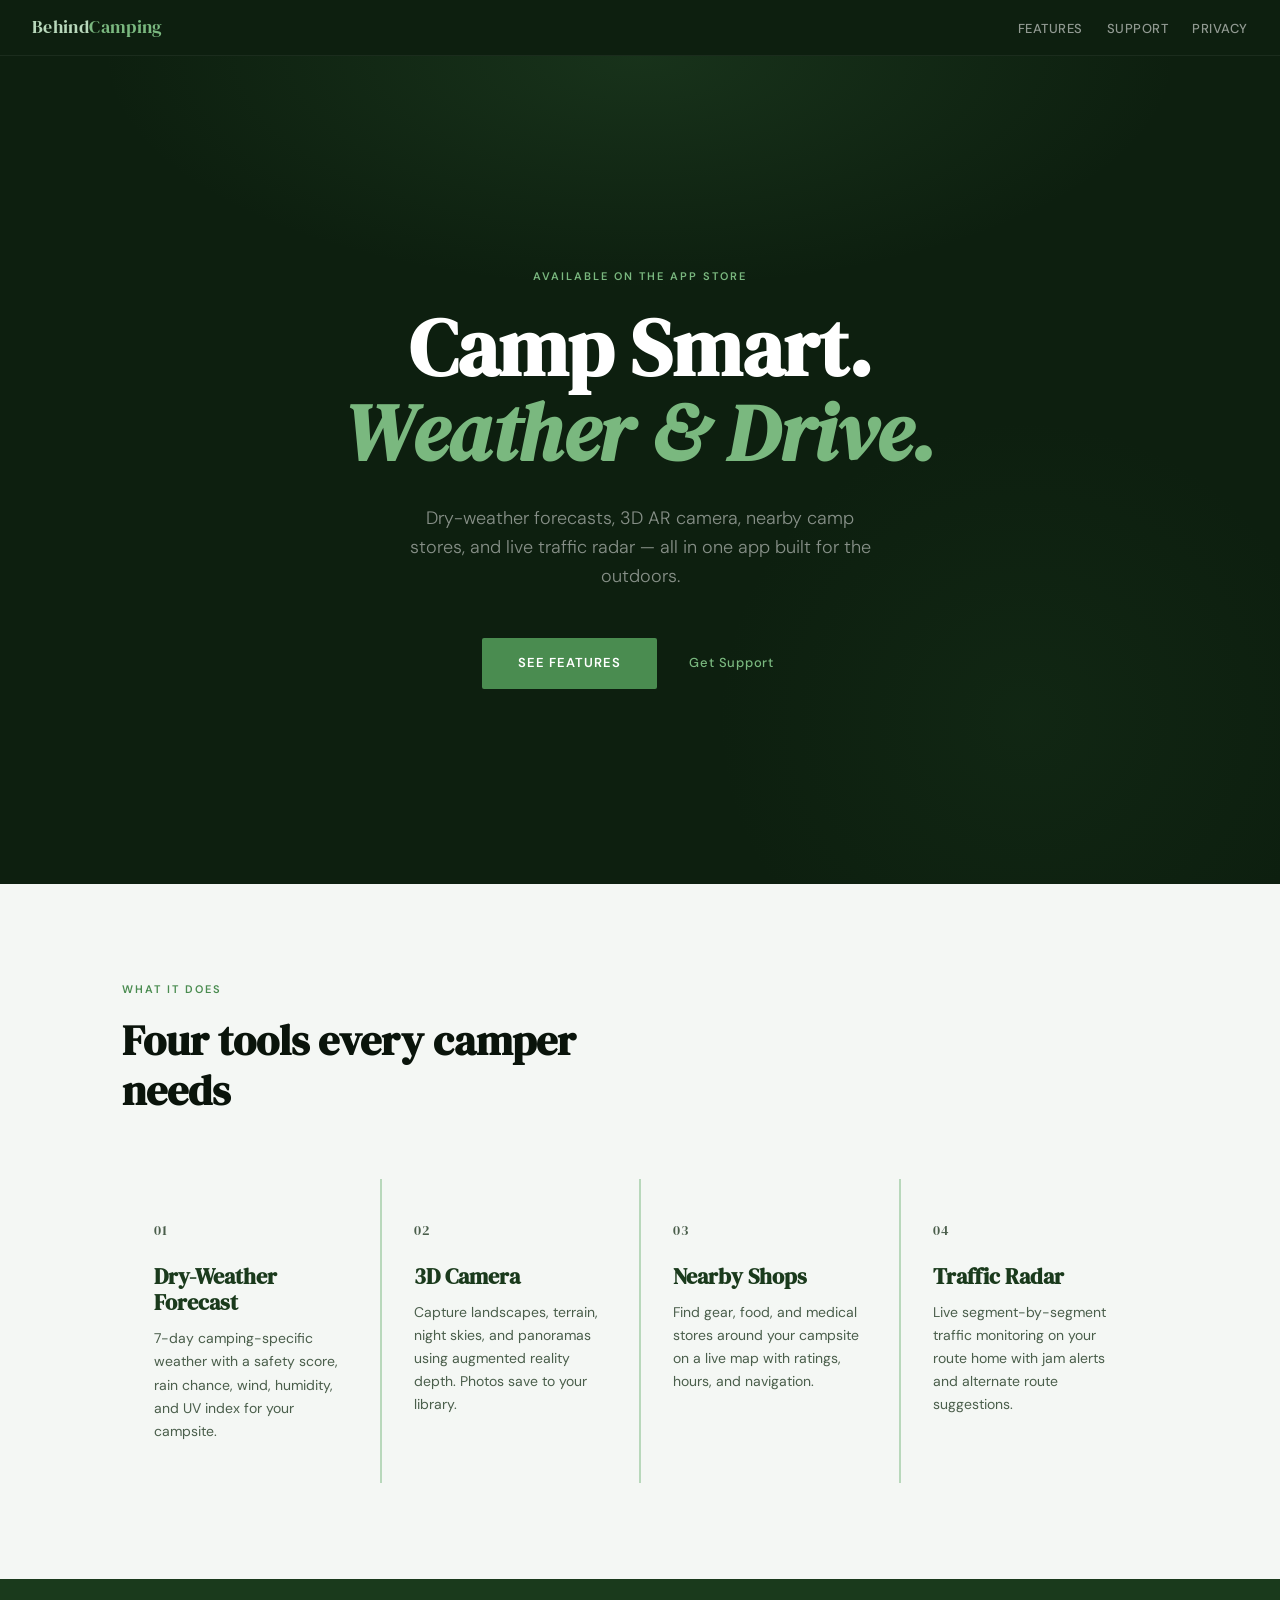
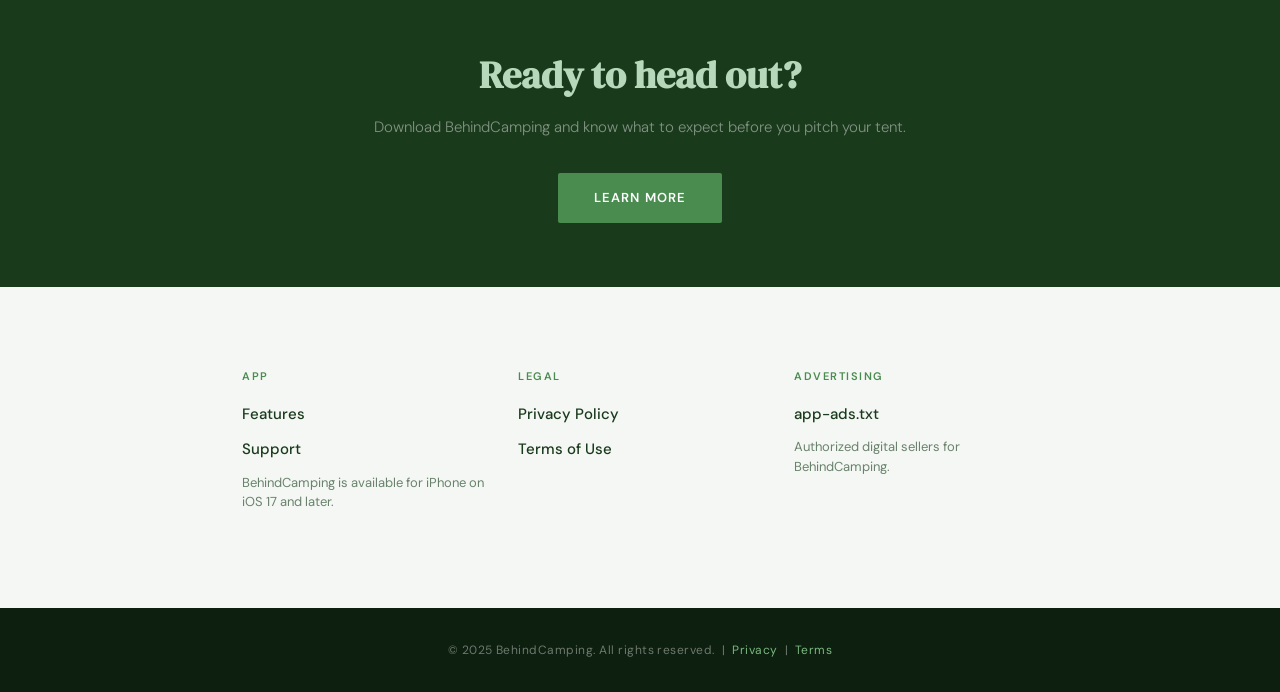
<file: index.html>
<!DOCTYPE html>
<html lang="en">
<head>
<meta charset="UTF-8">
<meta name="viewport" content="width=device-width, initial-scale=1.0">
<title>BehindCamping — Camp Smart. Weather & Drive.</title>
<meta name="description" content="BehindCamping is your smart camping companion. Dry-weather forecasts, 3D camera, nearby shops, and live traffic home.">
<link rel="stylesheet" href="shared.css">
<style>
  /* HERO */
  .hero {
    background: var(--forest);
    min-height: 92vh;
    display: flex;
    flex-direction: column;
    align-items: center;
    justify-content: center;
    text-align: center;
    padding: 80px 32px 64px;
    position: relative;
    overflow: hidden;
  }
  .hero::before {
    content: '';
    position: absolute; inset: 0;
    background:
      radial-gradient(ellipse 60% 40% at 50% 0%, rgba(74,140,80,0.18) 0%, transparent 70%),
      radial-gradient(ellipse 40% 60% at 80% 80%, rgba(45,94,50,0.12) 0%, transparent 60%);
  }
  .hero-eyebrow {
    font-size: 11px;
    font-weight: 600;
    letter-spacing: 0.18em;
    text-transform: uppercase;
    color: var(--sage);
    margin-bottom: 20px;
    position: relative;
  }
  .hero h1 {
    font-family: var(--serif);
    font-size: clamp(40px, 8vw, 80px);
    color: #fff;
    line-height: 1.05;
    margin-bottom: 10px;
    position: relative;
    max-width: 780px;
  }
  .hero h1 em {
    font-style: italic;
    color: var(--sage);
  }
  .hero-sub {
    font-size: clamp(15px, 2vw, 18px);
    color: rgba(255,255,255,0.5);
    max-width: 480px;
    margin: 20px auto 48px;
    position: relative;
    font-weight: 300;
    line-height: 1.6;
  }
  .btn-primary {
    display: inline-block;
    background: var(--fern);
    color: #fff;
    font-family: var(--sans);
    font-size: 13px;
    font-weight: 600;
    letter-spacing: 0.08em;
    text-transform: uppercase;
    text-decoration: none;
    padding: 14px 36px;
    border-radius: 2px;
    position: relative;
    transition: background 0.2s;
  }
  .btn-primary:hover { background: var(--moss); }
  .btn-secondary {
    display: inline-block;
    color: var(--sage);
    font-size: 13px;
    font-weight: 500;
    letter-spacing: 0.06em;
    text-decoration: none;
    padding: 14px 24px;
    position: relative;
    transition: color 0.2s;
  }
  .btn-secondary:hover { color: #fff; }
  .hero-cta { display: flex; gap: 8px; justify-content: center; align-items: center; position: relative; }

  /* FEATURES */
  .features {
    max-width: 1100px;
    margin: 0 auto;
    padding: 96px 32px;
  }
  .section-label {
    font-size: 11px;
    font-weight: 600;
    letter-spacing: 0.18em;
    text-transform: uppercase;
    color: var(--fern);
    margin-bottom: 16px;
  }
  .section-title {
    font-family: var(--serif);
    font-size: clamp(26px, 4vw, 42px);
    color: var(--ink);
    max-width: 560px;
    line-height: 1.2;
    margin-bottom: 64px;
  }
  .feature-grid {
    display: grid;
    grid-template-columns: repeat(auto-fit, minmax(240px, 1fr));
    gap: 2px;
    background: var(--mist);
  }
  .feature-card {
    background: var(--snow);
    padding: 40px 32px;
    transition: background 0.2s;
  }
  .feature-card:hover { background: #fff; }
  .feature-num {
    font-family: var(--serif);
    font-size: 13px;
    color: var(--fern);
    margin-bottom: 20px;
    letter-spacing: 0.1em;
  }
  .feature-card h3 {
    font-family: var(--serif);
    font-size: 22px;
    color: var(--pine);
    margin-bottom: 12px;
    line-height: 1.2;
  }
  .feature-card p {
    font-size: 14px;
    color: #4a5e4b;
    line-height: 1.65;
  }

  /* STRIP */
  .strip {
    background: var(--pine);
    padding: 64px 32px;
    text-align: center;
  }
  .strip h2 {
    font-family: var(--serif);
    font-size: clamp(24px, 4vw, 38px);
    color: var(--mist);
    margin-bottom: 8px;
  }
  .strip p {
    color: rgba(255,255,255,0.45);
    font-size: 15px;
    margin-bottom: 32px;
    font-weight: 300;
  }

  /* SITE MAP LINKS */
  .site-links {
    max-width: var(--max);
    margin: 0 auto;
    padding: 80px 32px 96px;
    display: grid;
    grid-template-columns: repeat(auto-fit, minmax(200px, 1fr));
    gap: 32px;
  }
  .site-link-group h4 {
    font-size: 11px;
    font-weight: 600;
    letter-spacing: 0.14em;
    text-transform: uppercase;
    color: var(--fern);
    margin-bottom: 16px;
  }
  .site-link-group a {
    display: block;
    font-size: 15px;
    color: var(--pine);
    text-decoration: none;
    margin-bottom: 10px;
    font-weight: 500;
    transition: color 0.2s;
  }
  .site-link-group a:hover { color: var(--moss); }
  .site-link-group p {
    font-size: 13px;
    color: #6a826b;
    line-height: 1.5;
  }
</style>
</head>
<body>

<nav>
  <a href="index.html" class="brand">Behind<span>Camping</span></a>
  <ul class="nav-links">
    <li><a href="marketing.html">Features</a></li>
    <li><a href="support.html">Support</a></li>
    <li><a href="privacy-policy.html">Privacy</a></li>
  </ul>
</nav>

<!-- HERO -->
<section class="hero">
  <p class="hero-eyebrow">Available on the App Store</p>
  <h1>Camp Smart.<br><em>Weather & Drive.</em></h1>
  <p class="hero-sub">Dry-weather forecasts, 3D AR camera, nearby camp stores, and live traffic radar — all in one app built for the outdoors.</p>
  <div class="hero-cta">
    <a href="marketing.html" class="btn-primary">See Features</a>
    <a href="support.html" class="btn-secondary">Get Support</a>
  </div>
</section>

<!-- FEATURES -->
<section class="features">
  <p class="section-label">What it does</p>
  <h2 class="section-title">Four tools every camper needs</h2>
  <div class="feature-grid">
    <div class="feature-card">
      <p class="feature-num">01</p>
      <h3>Dry-Weather Forecast</h3>
      <p>7-day camping-specific weather with a safety score, rain chance, wind, humidity, and UV index for your campsite.</p>
    </div>
    <div class="feature-card">
      <p class="feature-num">02</p>
      <h3>3D Camera</h3>
      <p>Capture landscapes, terrain, night skies, and panoramas using augmented reality depth. Photos save to your library.</p>
    </div>
    <div class="feature-card">
      <p class="feature-num">03</p>
      <h3>Nearby Shops</h3>
      <p>Find gear, food, and medical stores around your campsite on a live map with ratings, hours, and navigation.</p>
    </div>
    <div class="feature-card">
      <p class="feature-num">04</p>
      <h3>Traffic Radar</h3>
      <p>Live segment-by-segment traffic monitoring on your route home with jam alerts and alternate route suggestions.</p>
    </div>
  </div>
</section>

<!-- CTA STRIP -->
<section class="strip">
  <h2>Ready to head out?</h2>
  <p>Download BehindCamping and know what to expect before you pitch your tent.</p>
  <a href="marketing.html" class="btn-primary">Learn More</a>
</section>

<!-- SITE LINKS -->
<div class="site-links">
  <div class="site-link-group">
    <h4>App</h4>
    <a href="marketing.html">Features</a>
    <a href="support.html">Support</a>
    <p>BehindCamping is available for iPhone on iOS 17 and later.</p>
  </div>
  <div class="site-link-group">
    <h4>Legal</h4>
    <a href="privacy-policy.html">Privacy Policy</a>
    <a href="terms-of-use.html">Terms of Use</a>
  </div>
  <div class="site-link-group">
    <h4>Advertising</h4>
    <a href="app-ads.txt">app-ads.txt</a>
    <p>Authorized digital sellers for BehindCamping.</p>
  </div>
</div>

<footer>
  <p>&copy; 2025 BehindCamping. All rights reserved. &nbsp;|&nbsp; <a href="privacy-policy.html">Privacy</a> &nbsp;|&nbsp; <a href="terms-of-use.html">Terms</a></p>
</footer>

</body>
</html>
</file>
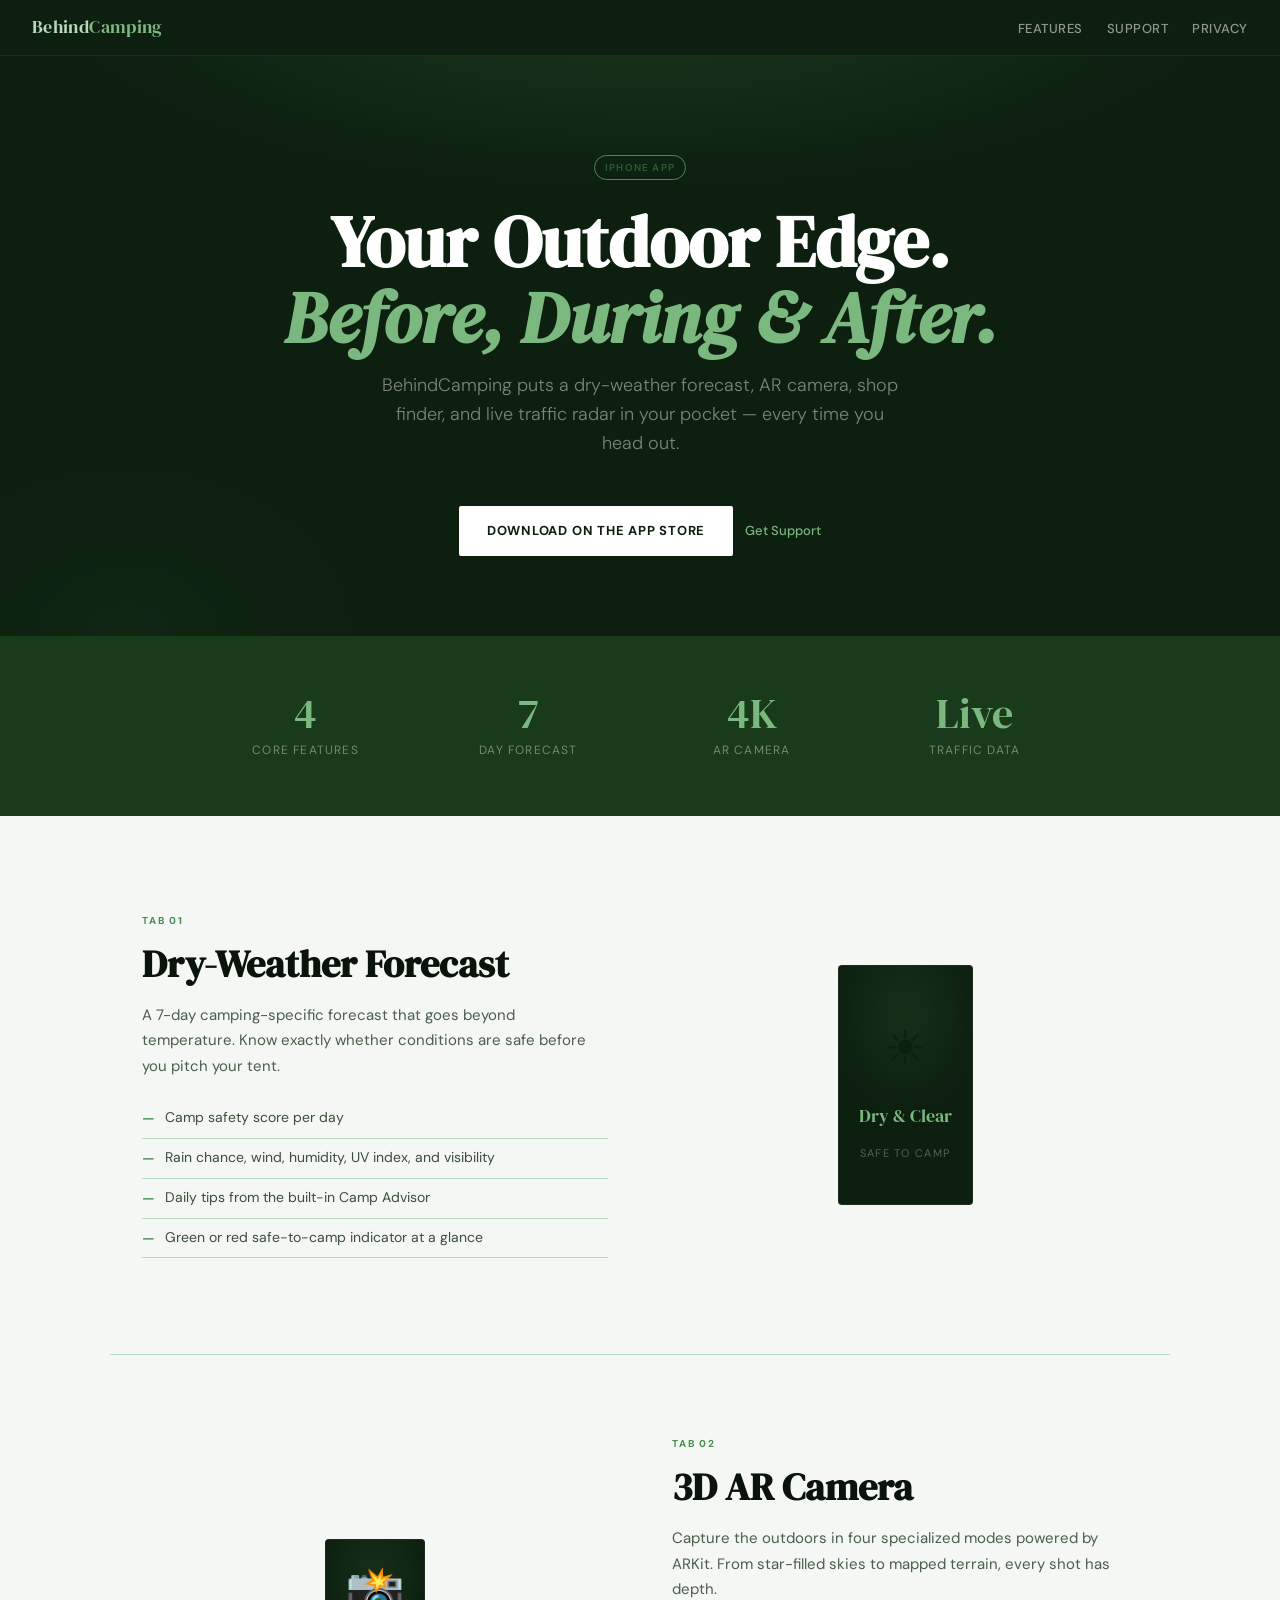
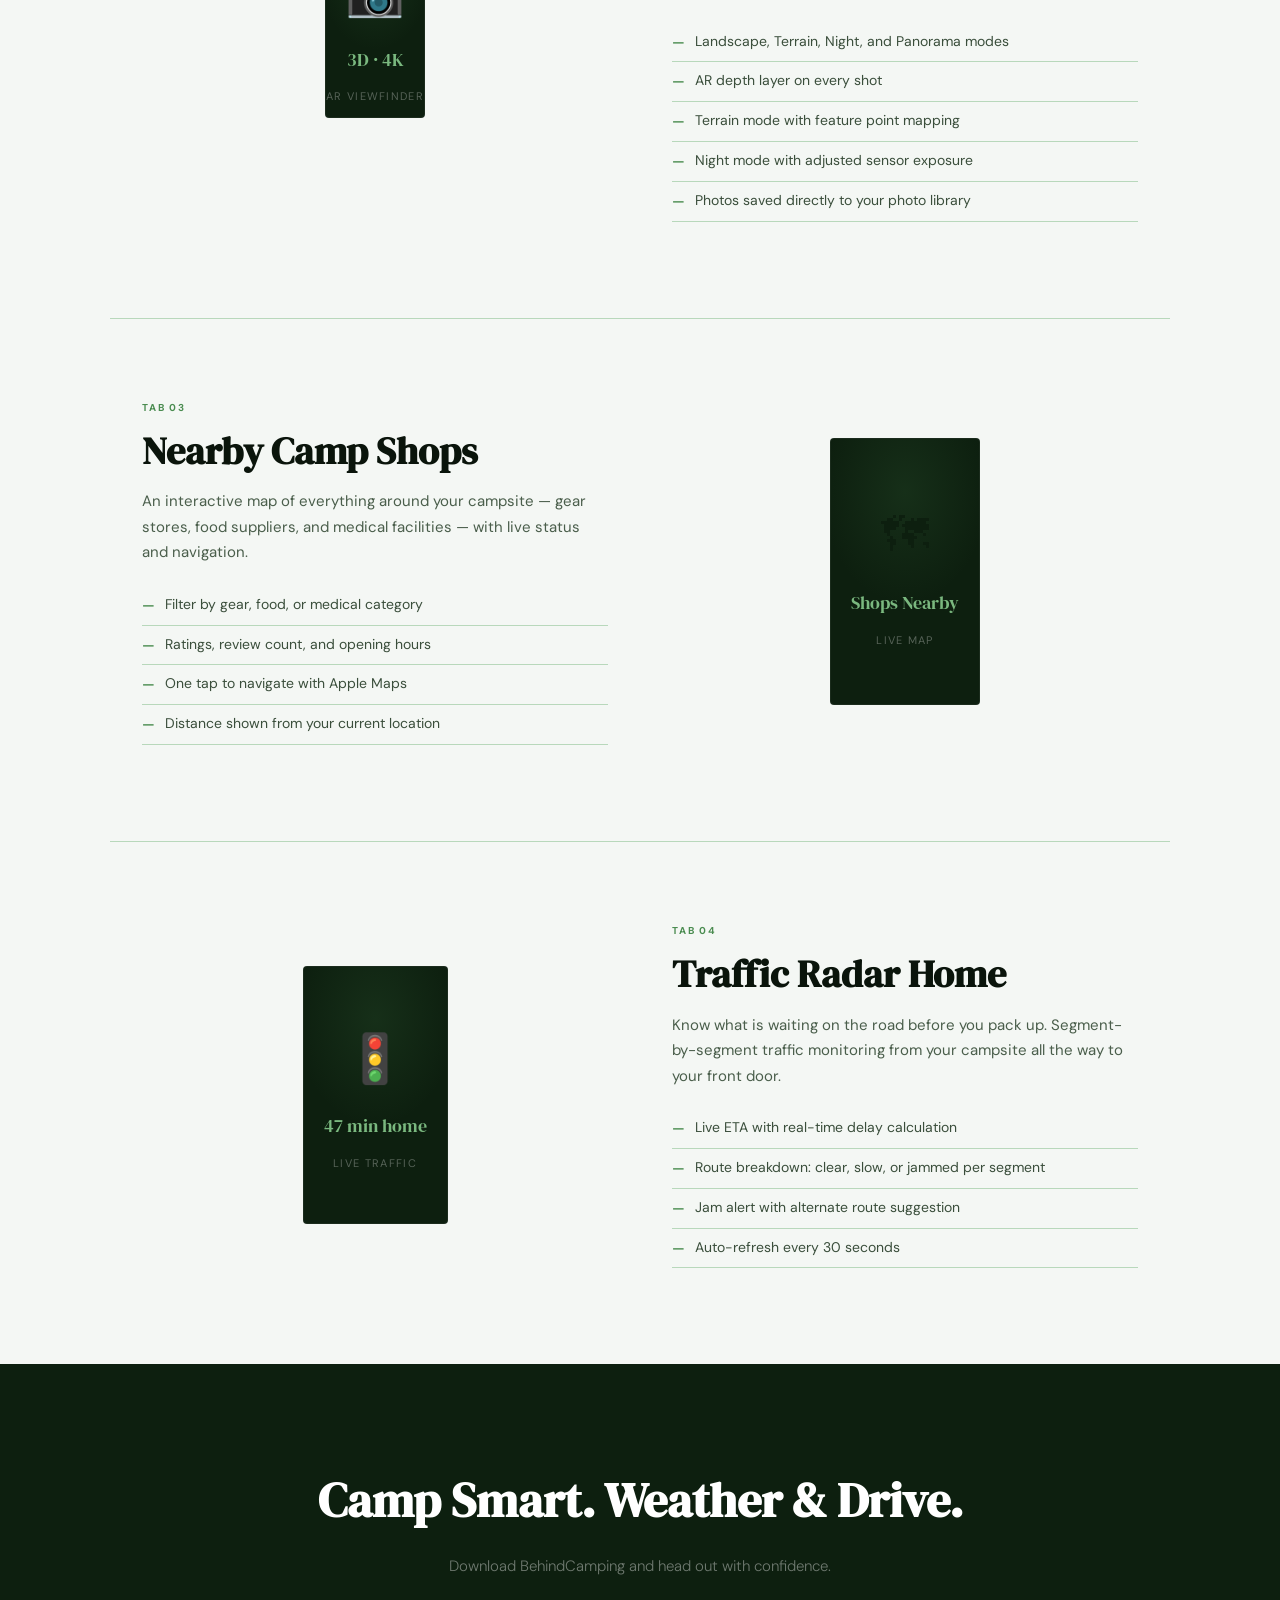
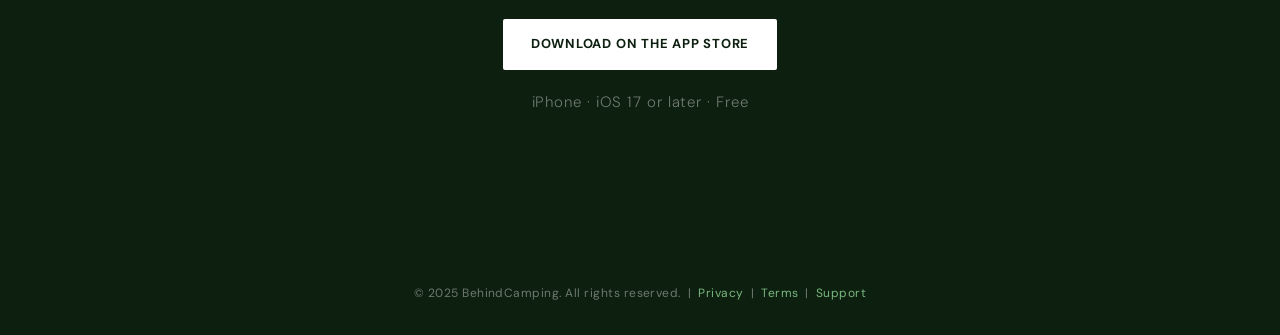
<file: marketing.html>
<!DOCTYPE html>
<html lang="en">
<head>
<meta charset="UTF-8">
<meta name="viewport" content="width=device-width, initial-scale=1.0">
<title>Features — BehindCamping</title>
<meta name="description" content="BehindCamping — dry-weather forecasts, 3D AR camera, nearby camp shops, and live traffic radar home. Built for iPhone.">
<link rel="stylesheet" href="shared.css">
<style>
  /* HERO */
  .lp-hero {
    background: var(--forest);
    padding: 96px 32px 80px;
    text-align: center;
    position: relative;
    overflow: hidden;
  }
  .lp-hero::before {
    content: '';
    position: absolute; inset: 0;
    background:
      radial-gradient(ellipse 70% 50% at 50% -10%, rgba(74,140,80,0.22) 0%, transparent 65%),
      radial-gradient(ellipse 30% 50% at 10% 100%, rgba(45,94,50,0.1) 0%, transparent 60%);
  }
  .lp-hero .tag { position: relative; margin-bottom: 24px; display: inline-block; }
  .lp-hero h1 {
    font-family: var(--serif);
    font-size: clamp(38px, 7vw, 72px);
    color: #fff;
    line-height: 1.05;
    position: relative;
    max-width: 800px;
    margin: 0 auto 16px;
  }
  .lp-hero h1 em { font-style: italic; color: var(--sage); }
  .lp-hero .subtitle {
    font-size: clamp(15px, 2vw, 18px);
    color: rgba(255,255,255,0.45);
    max-width: 520px;
    margin: 0 auto 48px;
    position: relative;
    font-weight: 300;
    line-height: 1.6;
  }
  .lp-hero .cta-row {
    display: flex;
    gap: 12px;
    justify-content: center;
    align-items: center;
    position: relative;
    flex-wrap: wrap;
  }
  .btn-dl {
    display: inline-flex;
    align-items: center;
    gap: 10px;
    background: #fff;
    color: var(--forest);
    font-size: 13px;
    font-weight: 700;
    letter-spacing: 0.06em;
    text-transform: uppercase;
    text-decoration: none;
    padding: 14px 28px;
    border-radius: 2px;
    transition: opacity 0.2s;
  }
  .btn-dl:hover { opacity: 0.88; }

  /* FEATURE SECTIONS */
  .feature-section {
    max-width: 1060px;
    margin: 0 auto;
    padding: 96px 32px;
    display: grid;
    grid-template-columns: 1fr 1fr;
    gap: 64px;
    align-items: center;
  }
  .feature-section.reverse { direction: rtl; }
  .feature-section.reverse > * { direction: ltr; }
  .feature-section + .feature-section {
    border-top: 1px solid var(--mist);
    padding-top: 80px;
  }

  .feat-label {
    font-size: 10px;
    font-weight: 700;
    letter-spacing: 0.18em;
    text-transform: uppercase;
    color: var(--fern);
    margin-bottom: 14px;
  }
  .feat-num {
    font-family: var(--serif);
    font-size: 13px;
    color: var(--mist);
    display: inline-block;
    background: var(--pine);
    padding: 2px 10px;
    margin-bottom: 16px;
    border-radius: 2px;
  }
  .feat-title {
    font-family: var(--serif);
    font-size: clamp(26px, 3.5vw, 38px);
    color: var(--ink);
    line-height: 1.15;
    margin-bottom: 16px;
  }
  .feat-body {
    font-size: 15px;
    color: #4a5e4b;
    line-height: 1.7;
    margin-bottom: 20px;
  }
  .feat-bullets {
    list-style: none;
    padding: 0;
    margin: 0;
  }
  .feat-bullets li {
    font-size: 14px;
    color: #3a4e3b;
    padding: 7px 0;
    border-bottom: 1px solid var(--mist);
    display: flex;
    gap: 10px;
    align-items: flex-start;
  }
  .feat-bullets li::before {
    content: '—';
    color: var(--fern);
    font-weight: 600;
    flex-shrink: 0;
    margin-top: 1px;
  }

  /* Visual mockup placeholder */
  .feat-visual {
    background: var(--forest);
    border-radius: 4px;
    aspect-ratio: 9 / 16;
    max-width: 260px;
    margin: 0 auto;
    display: flex;
    flex-direction: column;
    align-items: center;
    justify-content: center;
    gap: 12px;
    border: 1px solid rgba(255,255,255,0.06);
    position: relative;
    overflow: hidden;
  }
  .feat-visual::before {
    content: '';
    position: absolute; inset: 0;
    background: radial-gradient(ellipse 80% 60% at 50% 20%, rgba(74,140,80,0.15) 0%, transparent 70%);
  }
  .feat-visual-icon {
    font-size: 48px;
    position: relative;
  }
  .feat-visual-label {
    font-family: var(--serif);
    font-size: 18px;
    color: var(--sage);
    position: relative;
    text-align: center;
    padding: 0 20px;
  }
  .feat-visual-sub {
    font-size: 11px;
    color: rgba(255,255,255,0.3);
    letter-spacing: 0.12em;
    text-transform: uppercase;
    position: relative;
  }

  /* STATS BAR */
  .stats-bar {
    background: var(--pine);
    padding: 56px 32px;
  }
  .stats-inner {
    max-width: 860px;
    margin: 0 auto;
    display: grid;
    grid-template-columns: repeat(auto-fit, minmax(160px, 1fr));
    gap: 32px;
    text-align: center;
  }
  .stat-num {
    font-family: var(--serif);
    font-size: 42px;
    color: var(--sage);
    line-height: 1;
    margin-bottom: 6px;
  }
  .stat-label {
    font-size: 12px;
    color: rgba(255,255,255,0.4);
    letter-spacing: 0.1em;
    text-transform: uppercase;
  }

  /* CTA BOTTOM */
  .lp-cta {
    background: var(--forest);
    padding: 96px 32px;
    text-align: center;
  }
  .lp-cta h2 {
    font-family: var(--serif);
    font-size: clamp(28px, 5vw, 48px);
    color: #fff;
    margin-bottom: 12px;
  }
  .lp-cta p {
    color: rgba(255,255,255,0.4);
    font-size: 15px;
    margin-bottom: 40px;
    font-weight: 300;
    max-width: 420px;
    margin-left: auto;
    margin-right: auto;
  }
  .platform-note {
    font-size: 12px;
    color: rgba(255,255,255,0.25);
    margin-top: 20px;
    letter-spacing: 0.06em;
  }

  @media (max-width: 680px) {
    .feature-section {
      grid-template-columns: 1fr;
      gap: 40px;
    }
    .feature-section.reverse { direction: ltr; }
  }
</style>
</head>
<body>

<nav>
  <a href="index.html" class="brand">Behind<span>Camping</span></a>
  <ul class="nav-links">
    <li><a href="marketing.html">Features</a></li>
    <li><a href="support.html">Support</a></li>
    <li><a href="privacy-policy.html">Privacy</a></li>
  </ul>
</nav>

<!-- HERO -->
<section class="lp-hero">
  <span class="tag">iPhone App</span>
  <h1>Your Outdoor Edge.<br><em>Before, During & After.</em></h1>
  <p class="subtitle">BehindCamping puts a dry-weather forecast, AR camera, shop finder, and live traffic radar in your pocket — every time you head out.</p>
  <div class="cta-row">
    <a href="#" class="btn-dl">Download on the App Store</a>
    <a href="support.html" style="color:var(--sage);text-decoration:none;font-size:13px;font-weight:500;">Get Support</a>
  </div>
</section>

<!-- STATS -->
<div class="stats-bar">
  <div class="stats-inner">
    <div>
      <p class="stat-num">4</p>
      <p class="stat-label">Core features</p>
    </div>
    <div>
      <p class="stat-num">7</p>
      <p class="stat-label">Day forecast</p>
    </div>
    <div>
      <p class="stat-num">4K</p>
      <p class="stat-label">AR camera</p>
    </div>
    <div>
      <p class="stat-num">Live</p>
      <p class="stat-label">Traffic data</p>
    </div>
  </div>
</div>

<!-- FEATURE 1: WEATHER -->
<section class="feature-section">
  <div>
    <p class="feat-label">Tab 01</p>
    <h2 class="feat-title">Dry-Weather Forecast</h2>
    <p class="feat-body">A 7-day camping-specific forecast that goes beyond temperature. Know exactly whether conditions are safe before you pitch your tent.</p>
    <ul class="feat-bullets">
      <li>Camp safety score per day</li>
      <li>Rain chance, wind, humidity, UV index, and visibility</li>
      <li>Daily tips from the built-in Camp Advisor</li>
      <li>Green or red safe-to-camp indicator at a glance</li>
    </ul>
  </div>
  <div class="feat-visual">
    <div class="feat-visual-icon">☀️</div>
    <p class="feat-visual-label">Dry & Clear</p>
    <p class="feat-visual-sub">Safe to camp</p>
  </div>
</section>

<!-- FEATURE 2: CAMERA -->
<section class="feature-section reverse">
  <div>
    <p class="feat-label">Tab 02</p>
    <h2 class="feat-title">3D AR Camera</h2>
    <p class="feat-body">Capture the outdoors in four specialized modes powered by ARKit. From star-filled skies to mapped terrain, every shot has depth.</p>
    <ul class="feat-bullets">
      <li>Landscape, Terrain, Night, and Panorama modes</li>
      <li>AR depth layer on every shot</li>
      <li>Terrain mode with feature point mapping</li>
      <li>Night mode with adjusted sensor exposure</li>
      <li>Photos saved directly to your photo library</li>
    </ul>
  </div>
  <div class="feat-visual">
    <div class="feat-visual-icon">📸</div>
    <p class="feat-visual-label">3D · 4K</p>
    <p class="feat-visual-sub">AR Viewfinder</p>
  </div>
</section>

<!-- FEATURE 3: SHOPS -->
<section class="feature-section">
  <div>
    <p class="feat-label">Tab 03</p>
    <h2 class="feat-title">Nearby Camp Shops</h2>
    <p class="feat-body">An interactive map of everything around your campsite — gear stores, food suppliers, and medical facilities — with live status and navigation.</p>
    <ul class="feat-bullets">
      <li>Filter by gear, food, or medical category</li>
      <li>Ratings, review count, and opening hours</li>
      <li>One tap to navigate with Apple Maps</li>
      <li>Distance shown from your current location</li>
    </ul>
  </div>
  <div class="feat-visual">
    <div class="feat-visual-icon">🗺</div>
    <p class="feat-visual-label">Shops Nearby</p>
    <p class="feat-visual-sub">Live map</p>
  </div>
</section>

<!-- FEATURE 4: TRAFFIC -->
<section class="feature-section reverse">
  <div>
    <p class="feat-label">Tab 04</p>
    <h2 class="feat-title">Traffic Radar Home</h2>
    <p class="feat-body">Know what is waiting on the road before you pack up. Segment-by-segment traffic monitoring from your campsite all the way to your front door.</p>
    <ul class="feat-bullets">
      <li>Live ETA with real-time delay calculation</li>
      <li>Route breakdown: clear, slow, or jammed per segment</li>
      <li>Jam alert with alternate route suggestion</li>
      <li>Auto-refresh every 30 seconds</li>
    </ul>
  </div>
  <div class="feat-visual">
    <div class="feat-visual-icon">🚦</div>
    <p class="feat-visual-label">47 min home</p>
    <p class="feat-visual-sub">Live traffic</p>
  </div>
</section>

<!-- BOTTOM CTA -->
<section class="lp-cta">
  <h2>Camp Smart. Weather & Drive.</h2>
  <p>Download BehindCamping and head out with confidence.</p>
  <a href="#" class="btn-dl">Download on the App Store</a>
  <p class="platform-note">iPhone · iOS 17 or later · Free</p>
</section>

<footer>
  <p>&copy; 2025 BehindCamping. All rights reserved. &nbsp;|&nbsp; <a href="privacy-policy.html">Privacy</a> &nbsp;|&nbsp; <a href="terms-of-use.html">Terms</a> &nbsp;|&nbsp; <a href="support.html">Support</a></p>
</footer>

</body>
</html>
</file>
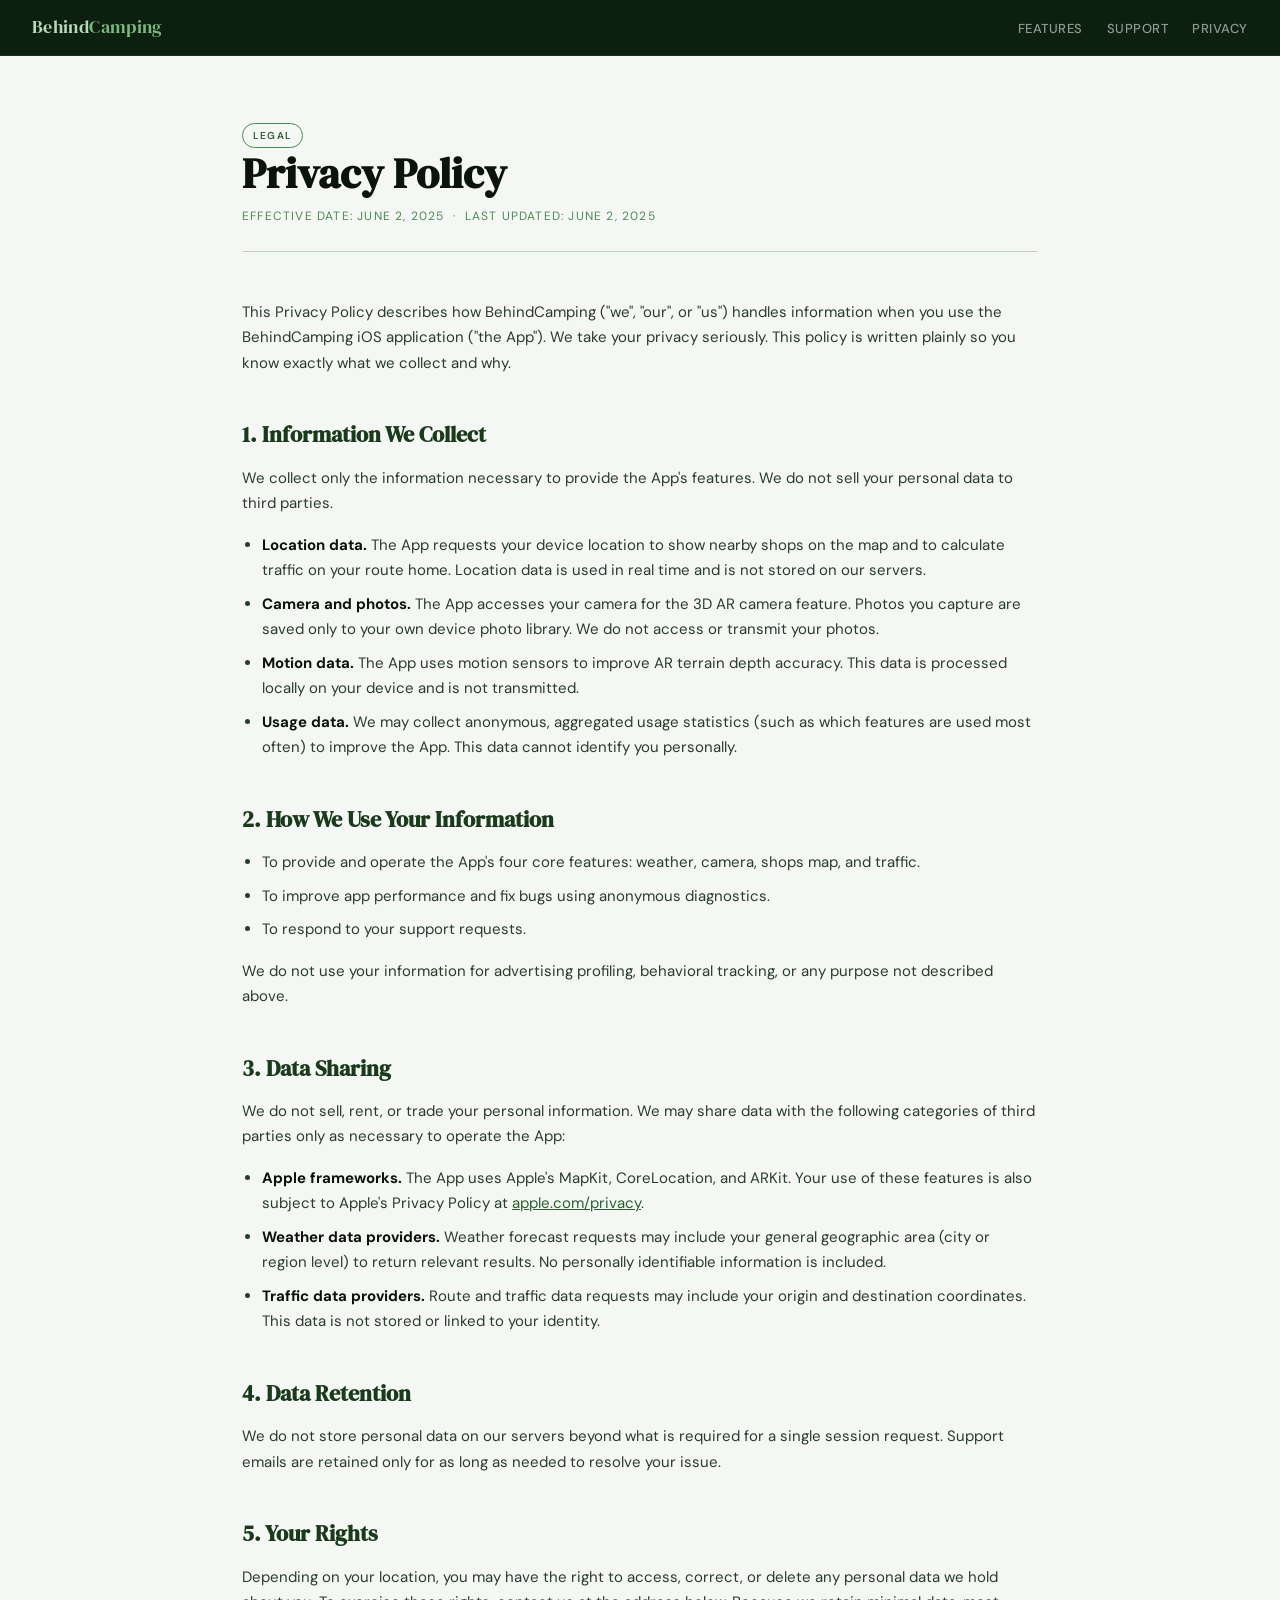
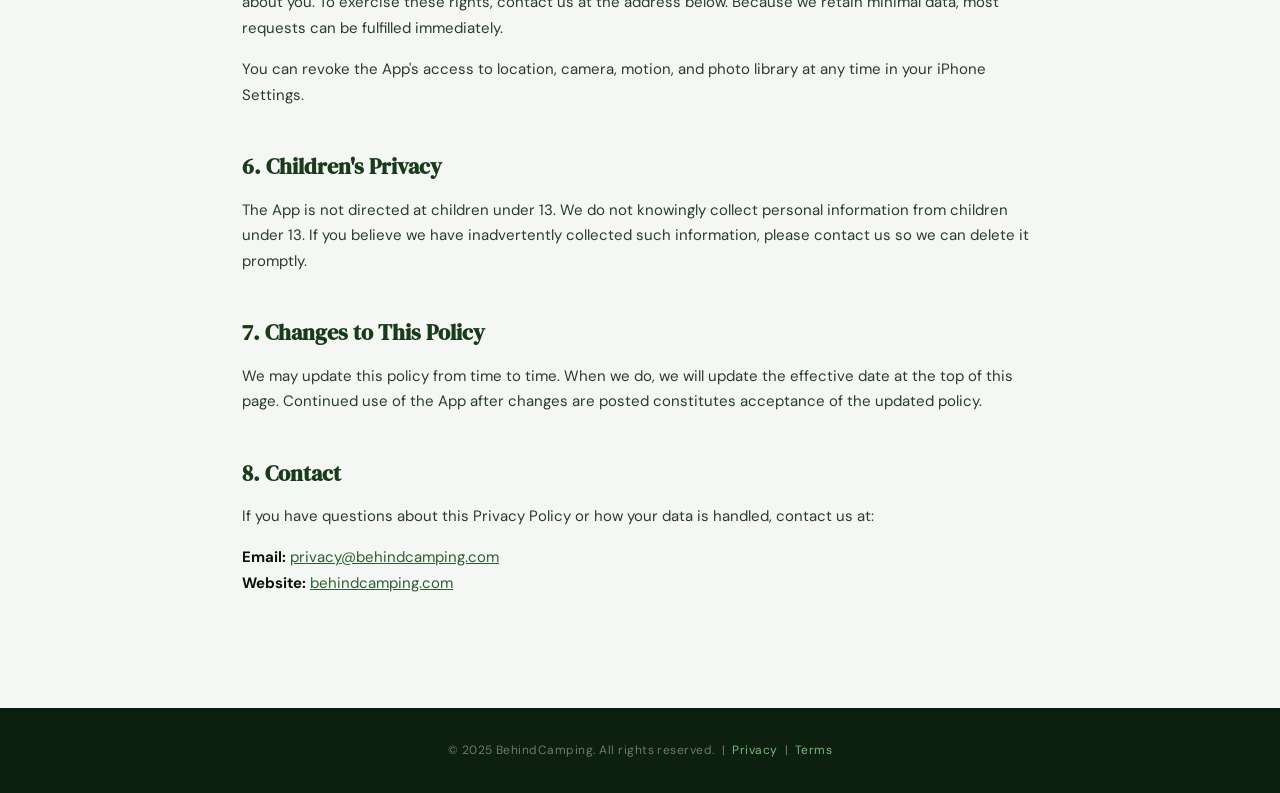
<file: privacy-policy.html>
<!DOCTYPE html>
<html lang="en">
<head>
<meta charset="UTF-8">
<meta name="viewport" content="width=device-width, initial-scale=1.0">
<title>Privacy Policy — BehindCamping</title>
<link rel="stylesheet" href="shared.css">
</head>
<body>

<nav>
  <a href="index.html" class="brand">Behind<span>Camping</span></a>
  <ul class="nav-links">
    <li><a href="marketing.html">Features</a></li>
    <li><a href="support.html">Support</a></li>
    <li><a href="privacy-policy.html">Privacy</a></li>
  </ul>
</nav>

<div class="prose-page">
  <span class="tag">Legal</span>
  <h1>Privacy Policy</h1>
  <p class="meta">Effective date: June 2, 2025 &nbsp;·&nbsp; Last updated: June 2, 2025</p>

  <p>This Privacy Policy describes how BehindCamping ("we", "our", or "us") handles information when you use the BehindCamping iOS application ("the App"). We take your privacy seriously. This policy is written plainly so you know exactly what we collect and why.</p>

  <h2>1. Information We Collect</h2>
  <p>We collect only the information necessary to provide the App's features. We do not sell your personal data to third parties.</p>

  <ul>
    <li><strong>Location data.</strong> The App requests your device location to show nearby shops on the map and to calculate traffic on your route home. Location data is used in real time and is not stored on our servers.</li>
    <li><strong>Camera and photos.</strong> The App accesses your camera for the 3D AR camera feature. Photos you capture are saved only to your own device photo library. We do not access or transmit your photos.</li>
    <li><strong>Motion data.</strong> The App uses motion sensors to improve AR terrain depth accuracy. This data is processed locally on your device and is not transmitted.</li>
    <li><strong>Usage data.</strong> We may collect anonymous, aggregated usage statistics (such as which features are used most often) to improve the App. This data cannot identify you personally.</li>
  </ul>

  <h2>2. How We Use Your Information</h2>
  <ul>
    <li>To provide and operate the App's four core features: weather, camera, shops map, and traffic.</li>
    <li>To improve app performance and fix bugs using anonymous diagnostics.</li>
    <li>To respond to your support requests.</li>
  </ul>
  <p>We do not use your information for advertising profiling, behavioral tracking, or any purpose not described above.</p>

  <h2>3. Data Sharing</h2>
  <p>We do not sell, rent, or trade your personal information. We may share data with the following categories of third parties only as necessary to operate the App:</p>
  <ul>
    <li><strong>Apple frameworks.</strong> The App uses Apple's MapKit, CoreLocation, and ARKit. Your use of these features is also subject to Apple's Privacy Policy at <a href="https://www.apple.com/privacy" target="_blank">apple.com/privacy</a>.</li>
    <li><strong>Weather data providers.</strong> Weather forecast requests may include your general geographic area (city or region level) to return relevant results. No personally identifiable information is included.</li>
    <li><strong>Traffic data providers.</strong> Route and traffic data requests may include your origin and destination coordinates. This data is not stored or linked to your identity.</li>
  </ul>

  <h2>4. Data Retention</h2>
  <p>We do not store personal data on our servers beyond what is required for a single session request. Support emails are retained only for as long as needed to resolve your issue.</p>

  <h2>5. Your Rights</h2>
  <p>Depending on your location, you may have the right to access, correct, or delete any personal data we hold about you. To exercise these rights, contact us at the address below. Because we retain minimal data, most requests can be fulfilled immediately.</p>
  <p>You can revoke the App's access to location, camera, motion, and photo library at any time in your iPhone Settings.</p>

  <h2>6. Children's Privacy</h2>
  <p>The App is not directed at children under 13. We do not knowingly collect personal information from children under 13. If you believe we have inadvertently collected such information, please contact us so we can delete it promptly.</p>

  <h2>7. Changes to This Policy</h2>
  <p>We may update this policy from time to time. When we do, we will update the effective date at the top of this page. Continued use of the App after changes are posted constitutes acceptance of the updated policy.</p>

  <h2>8. Contact</h2>
  <p>If you have questions about this Privacy Policy or how your data is handled, contact us at:</p>
  <p><strong>Email:</strong> <a href="mailto:privacy@behindcamping.com">privacy@behindcamping.com</a><br>
  <strong>Website:</strong> <a href="https://behindcamping.com">behindcamping.com</a></p>
</div>

<footer>
  <p>&copy; 2025 BehindCamping. All rights reserved. &nbsp;|&nbsp; <a href="privacy-policy.html">Privacy</a> &nbsp;|&nbsp; <a href="terms-of-use.html">Terms</a></p>
</footer>

</body>
</html>
</file>
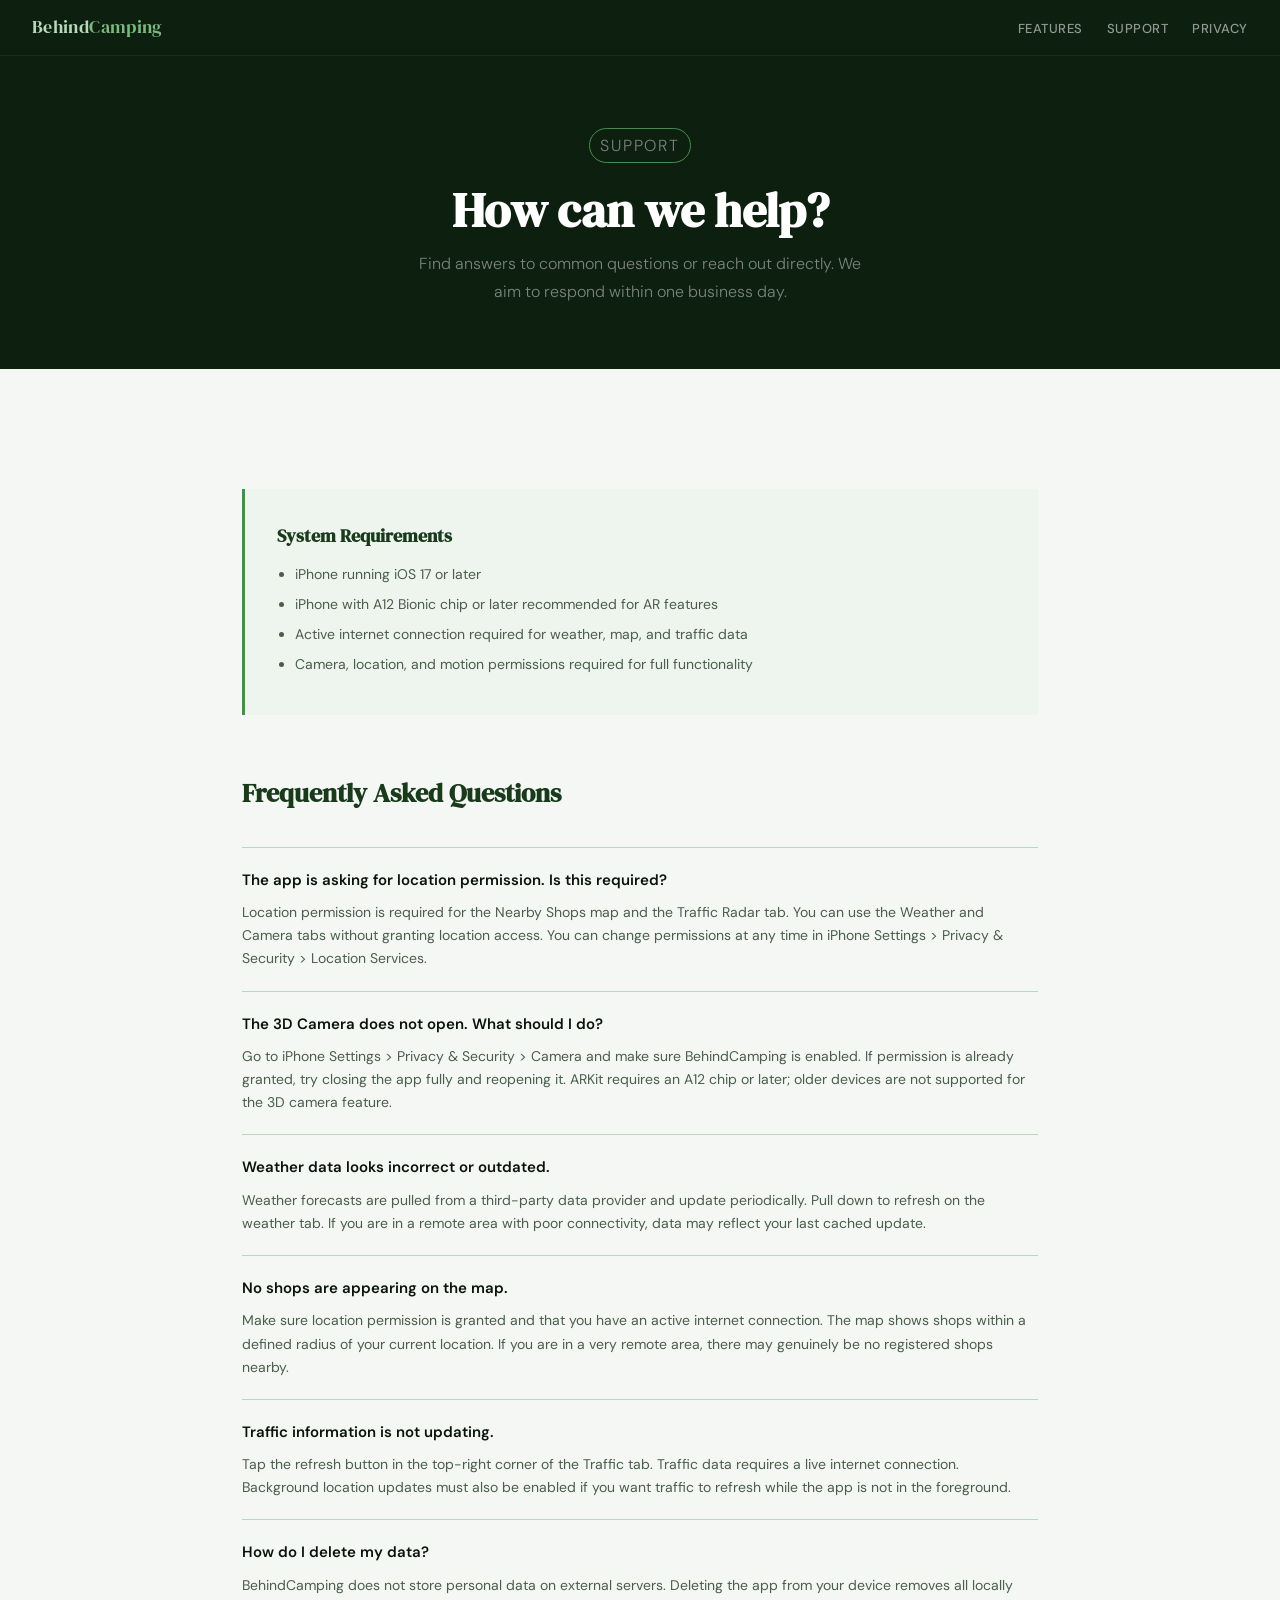
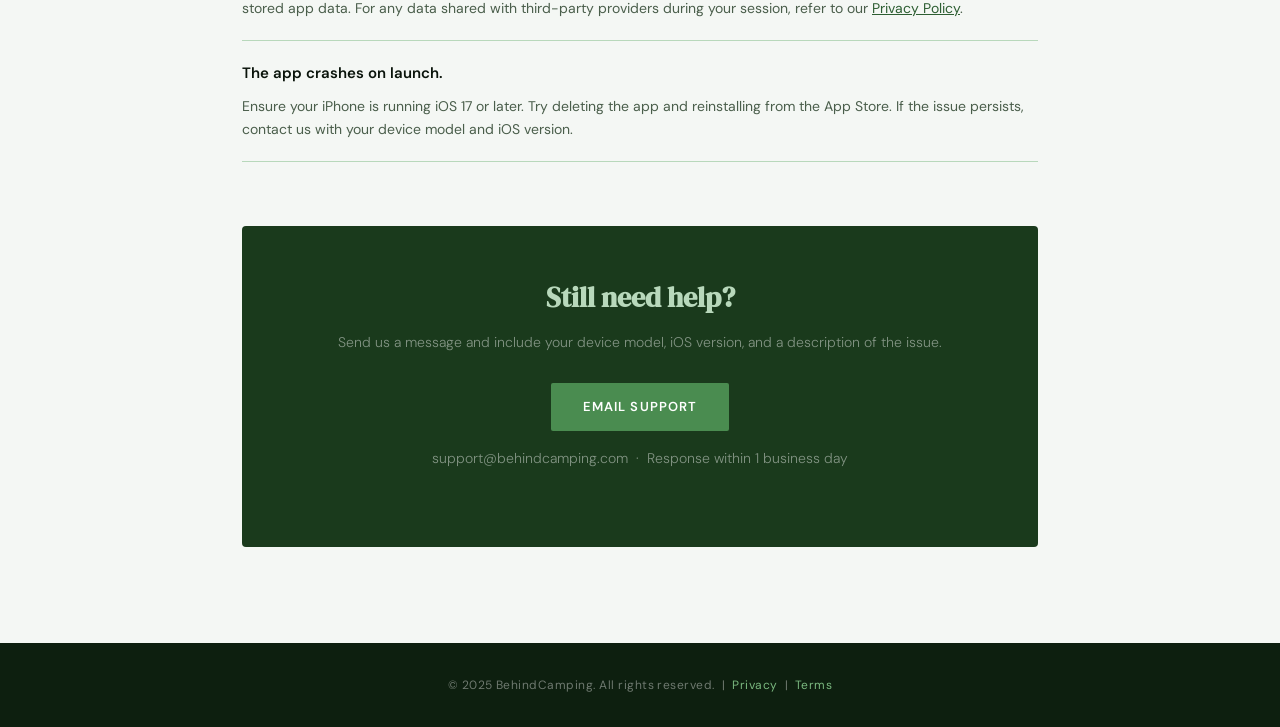
<file: support.html>
<!DOCTYPE html>
<html lang="en">
<head>
<meta charset="UTF-8">
<meta name="viewport" content="width=device-width, initial-scale=1.0">
<title>Support — BehindCamping</title>
<link rel="stylesheet" href="shared.css">
<style>
  .support-hero {
    background: var(--forest);
    padding: 72px 32px 64px;
    text-align: center;
  }
  .support-hero h1 {
    font-family: var(--serif);
    font-size: clamp(28px, 5vw, 48px);
    color: #fff;
    margin-bottom: 12px;
    line-height: 1.15;
  }
  .support-hero p {
    color: rgba(255,255,255,0.45);
    font-size: 16px;
    font-weight: 300;
    max-width: 460px;
    margin: 0 auto;
  }

  .support-body {
    max-width: var(--max);
    margin: 0 auto;
    padding: 64px 32px 96px;
  }

  .faq-section h2 {
    font-family: var(--serif);
    font-size: 26px;
    color: var(--pine);
    margin-bottom: 32px;
  }

  .faq-item {
    border-top: 1px solid var(--mist);
    padding: 20px 0;
  }
  .faq-item:last-child { border-bottom: 1px solid var(--mist); }
  .faq-q {
    font-size: 15px;
    font-weight: 600;
    color: var(--ink);
    margin-bottom: 8px;
  }
  .faq-a {
    font-size: 14px;
    color: #4a5e4b;
    line-height: 1.65;
  }
  .faq-a a { color: var(--moss); }

  .contact-box {
    margin-top: 64px;
    background: var(--pine);
    border-radius: var(--radius);
    padding: 48px 40px;
    text-align: center;
  }
  .contact-box h2 {
    font-family: var(--serif);
    font-size: 28px;
    color: var(--mist);
    margin-bottom: 10px;
  }
  .contact-box p {
    color: rgba(255,255,255,0.45);
    font-size: 14px;
    margin-bottom: 28px;
    font-weight: 300;
  }
  .contact-box a.btn-email {
    display: inline-block;
    background: var(--fern);
    color: #fff;
    font-size: 13px;
    font-weight: 600;
    letter-spacing: 0.08em;
    text-transform: uppercase;
    text-decoration: none;
    padding: 13px 32px;
    border-radius: 2px;
    transition: background 0.2s;
  }
  .contact-box a.btn-email:hover { background: var(--moss); }
  .response-note {
    font-size: 12px;
    color: rgba(255,255,255,0.3);
    margin-top: 16px;
  }

  .requirements {
    margin-top: 56px;
    padding: 32px;
    background: #eef4ee;
    border-left: 3px solid var(--fern);
  }
  .requirements h3 {
    font-family: var(--serif);
    font-size: 18px;
    color: var(--pine);
    margin-bottom: 12px;
  }
  .requirements ul {
    padding-left: 18px;
  }
  .requirements li {
    font-size: 14px;
    color: #4a5e4b;
    margin-bottom: 6px;
  }
</style>
</head>
<body>

<nav>
  <a href="index.html" class="brand">Behind<span>Camping</span></a>
  <ul class="nav-links">
    <li><a href="marketing.html">Features</a></li>
    <li><a href="support.html">Support</a></li>
    <li><a href="privacy-policy.html">Privacy</a></li>
  </ul>
</nav>

<div class="support-hero">
  <p class="tag" style="margin-bottom:20px;">Support</p>
  <h1>How can we help?</h1>
  <p>Find answers to common questions or reach out directly. We aim to respond within one business day.</p>
</div>

<div class="support-body">

  <!-- REQUIREMENTS -->
  <div class="requirements">
    <h3>System Requirements</h3>
    <ul>
      <li>iPhone running iOS 17 or later</li>
      <li>iPhone with A12 Bionic chip or later recommended for AR features</li>
      <li>Active internet connection required for weather, map, and traffic data</li>
      <li>Camera, location, and motion permissions required for full functionality</li>
    </ul>
  </div>

  <!-- FAQ -->
  <div class="faq-section" style="margin-top:56px;">
    <h2>Frequently Asked Questions</h2>

    <div class="faq-item">
      <p class="faq-q">The app is asking for location permission. Is this required?</p>
      <p class="faq-a">Location permission is required for the Nearby Shops map and the Traffic Radar tab. You can use the Weather and Camera tabs without granting location access. You can change permissions at any time in iPhone Settings > Privacy & Security > Location Services.</p>
    </div>

    <div class="faq-item">
      <p class="faq-q">The 3D Camera does not open. What should I do?</p>
      <p class="faq-a">Go to iPhone Settings > Privacy & Security > Camera and make sure BehindCamping is enabled. If permission is already granted, try closing the app fully and reopening it. ARKit requires an A12 chip or later; older devices are not supported for the 3D camera feature.</p>
    </div>

    <div class="faq-item">
      <p class="faq-q">Weather data looks incorrect or outdated.</p>
      <p class="faq-a">Weather forecasts are pulled from a third-party data provider and update periodically. Pull down to refresh on the weather tab. If you are in a remote area with poor connectivity, data may reflect your last cached update.</p>
    </div>

    <div class="faq-item">
      <p class="faq-q">No shops are appearing on the map.</p>
      <p class="faq-a">Make sure location permission is granted and that you have an active internet connection. The map shows shops within a defined radius of your current location. If you are in a very remote area, there may genuinely be no registered shops nearby.</p>
    </div>

    <div class="faq-item">
      <p class="faq-q">Traffic information is not updating.</p>
      <p class="faq-a">Tap the refresh button in the top-right corner of the Traffic tab. Traffic data requires a live internet connection. Background location updates must also be enabled if you want traffic to refresh while the app is not in the foreground.</p>
    </div>

    <div class="faq-item">
      <p class="faq-q">How do I delete my data?</p>
      <p class="faq-a">BehindCamping does not store personal data on external servers. Deleting the app from your device removes all locally stored app data. For any data shared with third-party providers during your session, refer to our <a href="privacy-policy.html">Privacy Policy</a>.</p>
    </div>

    <div class="faq-item">
      <p class="faq-q">The app crashes on launch.</p>
      <p class="faq-a">Ensure your iPhone is running iOS 17 or later. Try deleting the app and reinstalling from the App Store. If the issue persists, contact us with your device model and iOS version.</p>
    </div>
  </div>

  <!-- CONTACT -->
  <div class="contact-box">
    <h2>Still need help?</h2>
    <p>Send us a message and include your device model, iOS version, and a description of the issue.</p>
    <a href="mailto:support@behindcamping.com" class="btn-email">Email Support</a>
    <p class="response-note">support@behindcamping.com &nbsp;·&nbsp; Response within 1 business day</p>
  </div>

</div>

<footer>
  <p>&copy; 2025 BehindCamping. All rights reserved. &nbsp;|&nbsp; <a href="privacy-policy.html">Privacy</a> &nbsp;|&nbsp; <a href="terms-of-use.html">Terms</a></p>
</footer>

</body>
</html>
</file>
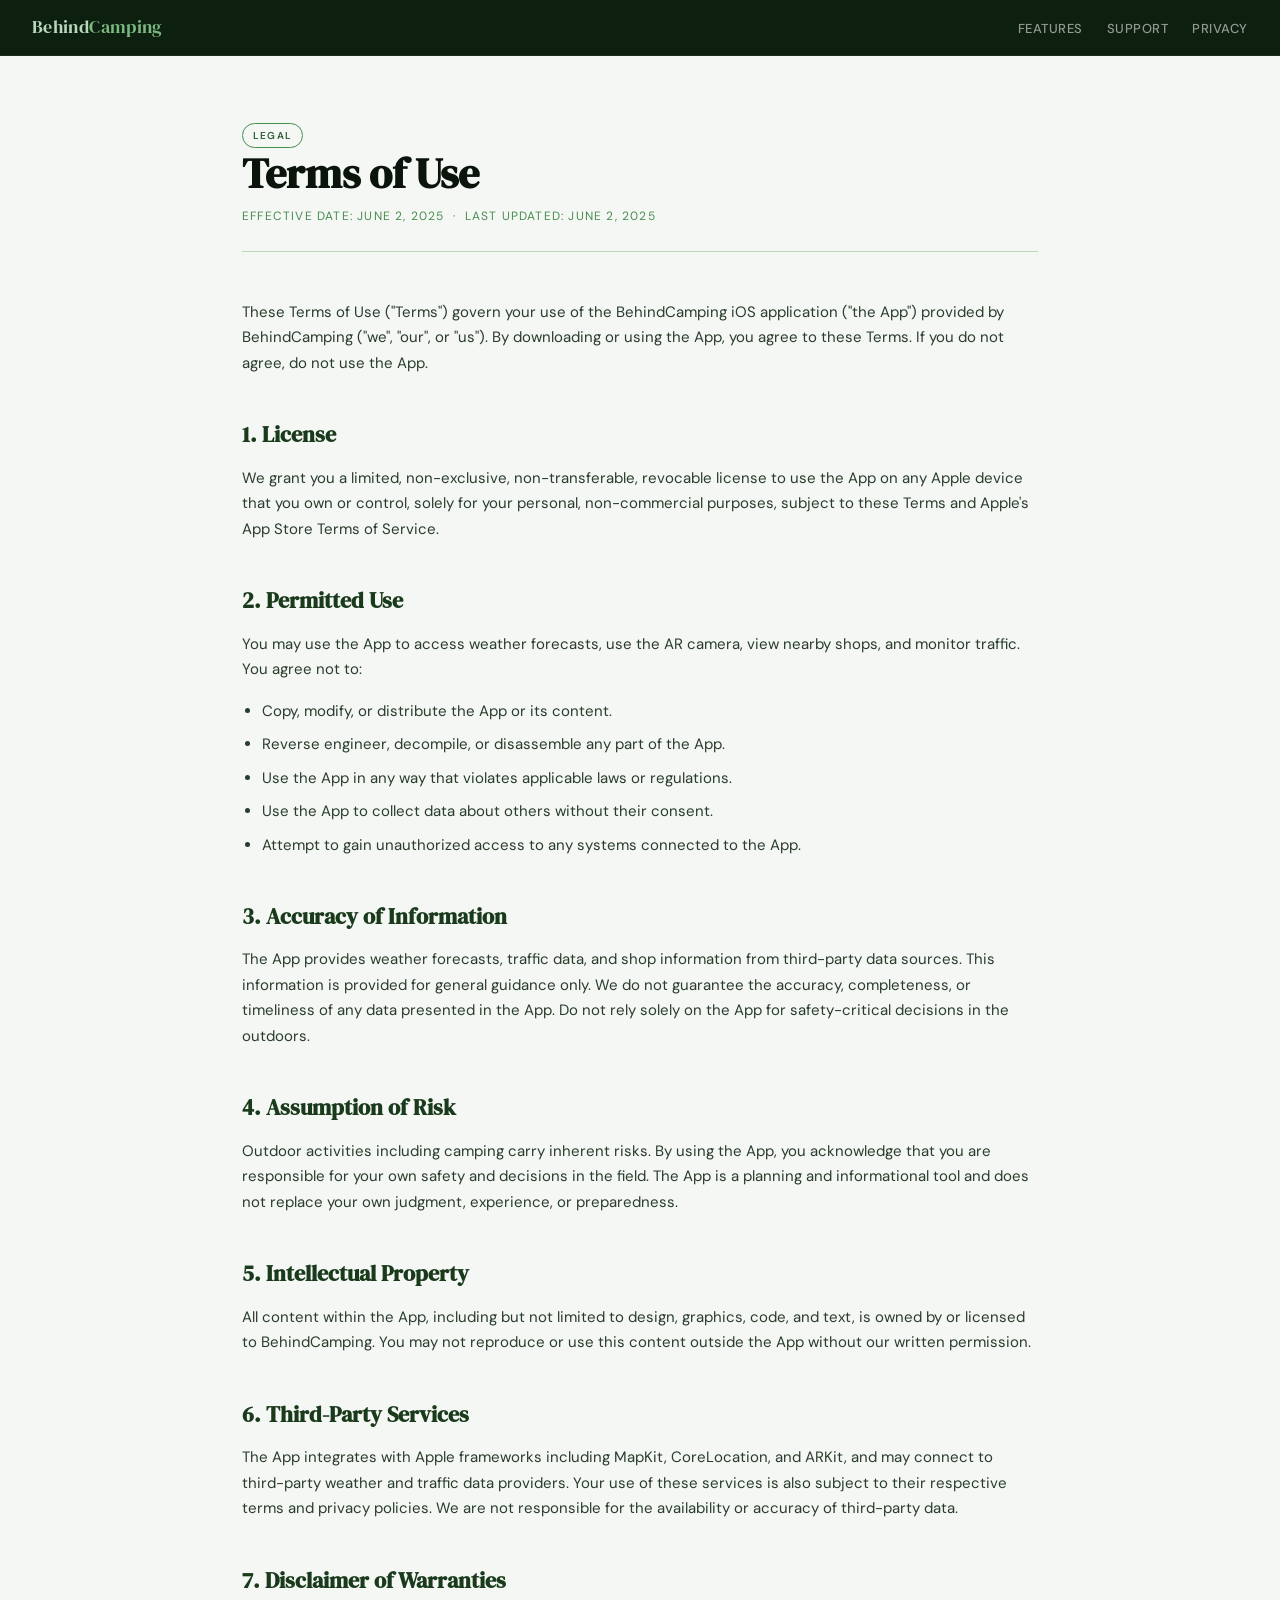
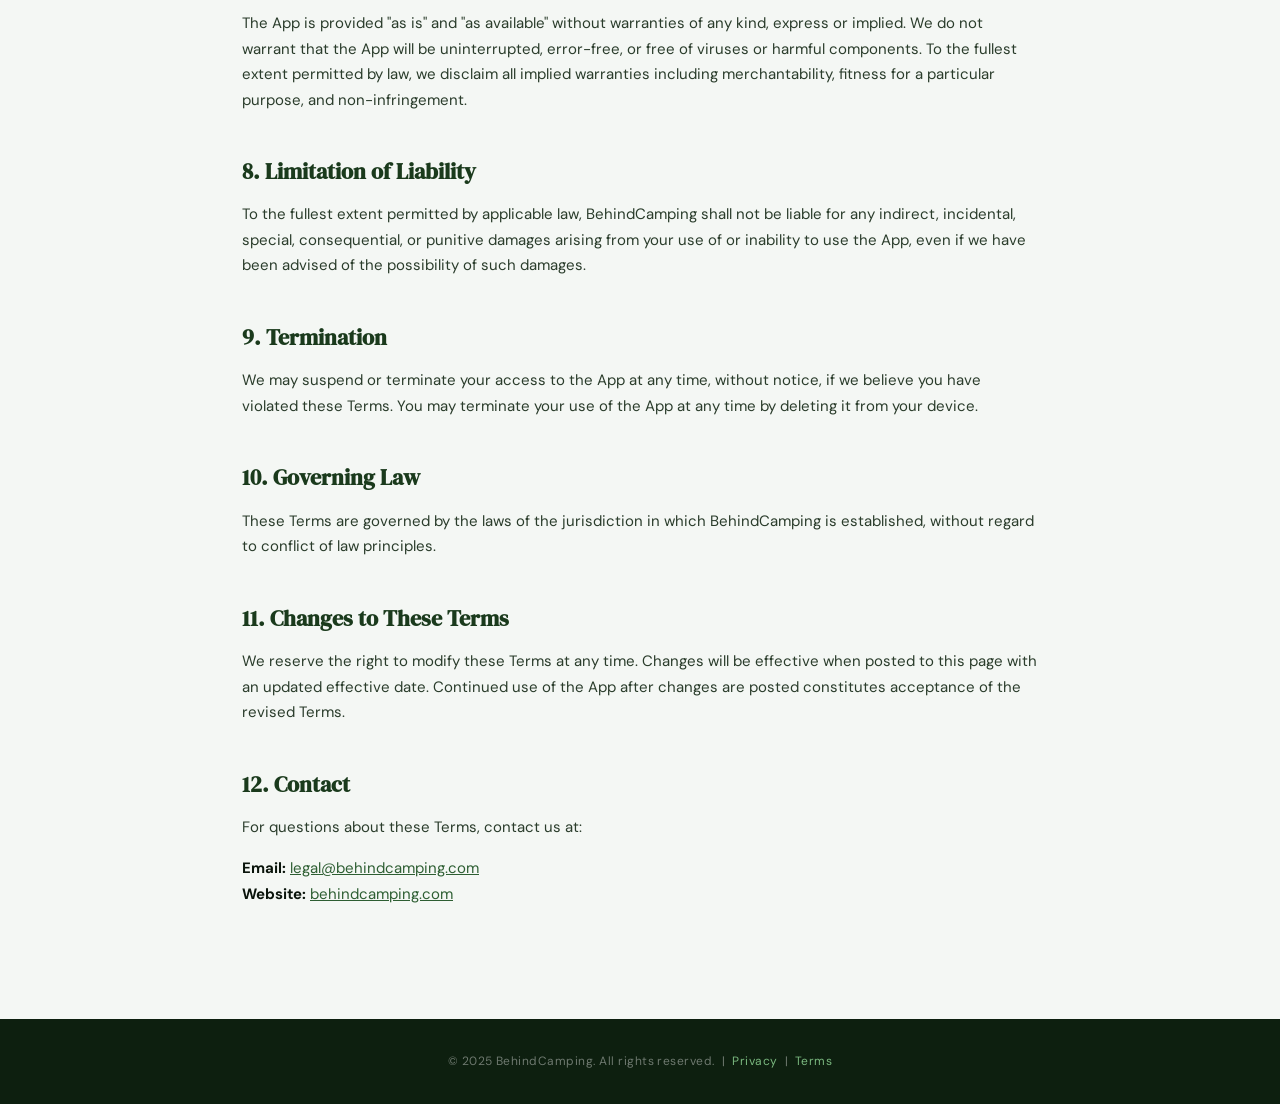
<file: terms-of-use.html>
<!DOCTYPE html>
<html lang="en">
<head>
<meta charset="UTF-8">
<meta name="viewport" content="width=device-width, initial-scale=1.0">
<title>Terms of Use — BehindCamping</title>
<link rel="stylesheet" href="shared.css">
</head>
<body>

<nav>
  <a href="index.html" class="brand">Behind<span>Camping</span></a>
  <ul class="nav-links">
    <li><a href="marketing.html">Features</a></li>
    <li><a href="support.html">Support</a></li>
    <li><a href="privacy-policy.html">Privacy</a></li>
  </ul>
</nav>

<div class="prose-page">
  <span class="tag">Legal</span>
  <h1>Terms of Use</h1>
  <p class="meta">Effective date: June 2, 2025 &nbsp;·&nbsp; Last updated: June 2, 2025</p>

  <p>These Terms of Use ("Terms") govern your use of the BehindCamping iOS application ("the App") provided by BehindCamping ("we", "our", or "us"). By downloading or using the App, you agree to these Terms. If you do not agree, do not use the App.</p>

  <h2>1. License</h2>
  <p>We grant you a limited, non-exclusive, non-transferable, revocable license to use the App on any Apple device that you own or control, solely for your personal, non-commercial purposes, subject to these Terms and Apple's App Store Terms of Service.</p>

  <h2>2. Permitted Use</h2>
  <p>You may use the App to access weather forecasts, use the AR camera, view nearby shops, and monitor traffic. You agree not to:</p>
  <ul>
    <li>Copy, modify, or distribute the App or its content.</li>
    <li>Reverse engineer, decompile, or disassemble any part of the App.</li>
    <li>Use the App in any way that violates applicable laws or regulations.</li>
    <li>Use the App to collect data about others without their consent.</li>
    <li>Attempt to gain unauthorized access to any systems connected to the App.</li>
  </ul>

  <h2>3. Accuracy of Information</h2>
  <p>The App provides weather forecasts, traffic data, and shop information from third-party data sources. This information is provided for general guidance only. We do not guarantee the accuracy, completeness, or timeliness of any data presented in the App. Do not rely solely on the App for safety-critical decisions in the outdoors.</p>

  <h2>4. Assumption of Risk</h2>
  <p>Outdoor activities including camping carry inherent risks. By using the App, you acknowledge that you are responsible for your own safety and decisions in the field. The App is a planning and informational tool and does not replace your own judgment, experience, or preparedness.</p>

  <h2>5. Intellectual Property</h2>
  <p>All content within the App, including but not limited to design, graphics, code, and text, is owned by or licensed to BehindCamping. You may not reproduce or use this content outside the App without our written permission.</p>

  <h2>6. Third-Party Services</h2>
  <p>The App integrates with Apple frameworks including MapKit, CoreLocation, and ARKit, and may connect to third-party weather and traffic data providers. Your use of these services is also subject to their respective terms and privacy policies. We are not responsible for the availability or accuracy of third-party data.</p>

  <h2>7. Disclaimer of Warranties</h2>
  <p>The App is provided "as is" and "as available" without warranties of any kind, express or implied. We do not warrant that the App will be uninterrupted, error-free, or free of viruses or harmful components. To the fullest extent permitted by law, we disclaim all implied warranties including merchantability, fitness for a particular purpose, and non-infringement.</p>

  <h2>8. Limitation of Liability</h2>
  <p>To the fullest extent permitted by applicable law, BehindCamping shall not be liable for any indirect, incidental, special, consequential, or punitive damages arising from your use of or inability to use the App, even if we have been advised of the possibility of such damages.</p>

  <h2>9. Termination</h2>
  <p>We may suspend or terminate your access to the App at any time, without notice, if we believe you have violated these Terms. You may terminate your use of the App at any time by deleting it from your device.</p>

  <h2>10. Governing Law</h2>
  <p>These Terms are governed by the laws of the jurisdiction in which BehindCamping is established, without regard to conflict of law principles.</p>

  <h2>11. Changes to These Terms</h2>
  <p>We reserve the right to modify these Terms at any time. Changes will be effective when posted to this page with an updated effective date. Continued use of the App after changes are posted constitutes acceptance of the revised Terms.</p>

  <h2>12. Contact</h2>
  <p>For questions about these Terms, contact us at:</p>
  <p><strong>Email:</strong> <a href="mailto:legal@behindcamping.com">legal@behindcamping.com</a><br>
  <strong>Website:</strong> <a href="https://behindcamping.com">behindcamping.com</a></p>
</div>

<footer>
  <p>&copy; 2025 BehindCamping. All rights reserved. &nbsp;|&nbsp; <a href="privacy-policy.html">Privacy</a> &nbsp;|&nbsp; <a href="terms-of-use.html">Terms</a></p>
</footer>

</body>
</html>
</file>
<file: shared.css>
/* shared.css — BehindCamping site design system */

@import url('https://fonts.googleapis.com/css2?family=DM+Serif+Display:ital@0;1&family=DM+Sans:wght@300;400;500;600&display=swap');

:root {
  --forest:   #0d1f0f;
  --pine:     #1a3a1c;
  --moss:     #2d5e32;
  --fern:     #4a8c50;
  --sage:     #7ab87f;
  --mist:     #b8d8bb;
  --snow:     #f4f7f4;
  --ink:      #0a140b;
  --amber:    #c8852a;
  --dusk:     #8faaaa;

  --serif:    'DM Serif Display', Georgia, serif;
  --sans:     'DM Sans', system-ui, sans-serif;

  --radius:   4px;
  --max:      860px;
}

*, *::before, *::after { box-sizing: border-box; margin: 0; padding: 0; }

html { font-size: 16px; scroll-behavior: smooth; }

body {
  font-family: var(--sans);
  background: var(--snow);
  color: var(--forest);
  line-height: 1.7;
  -webkit-font-smoothing: antialiased;
}

/* NAV */
nav {
  position: sticky; top: 0; z-index: 100;
  background: var(--forest);
  padding: 0 32px;
  display: flex; align-items: center; justify-content: space-between;
  height: 56px;
  border-bottom: 1px solid rgba(255,255,255,0.06);
}
nav .brand {
  font-family: var(--serif);
  font-size: 18px;
  color: var(--mist);
  text-decoration: none;
  letter-spacing: 0.02em;
}
nav .brand span { color: var(--sage); }
nav .nav-links { display: flex; gap: 24px; list-style: none; }
nav .nav-links a {
  font-size: 13px;
  font-weight: 500;
  color: rgba(255,255,255,0.55);
  text-decoration: none;
  letter-spacing: 0.04em;
  text-transform: uppercase;
  transition: color 0.2s;
}
nav .nav-links a:hover { color: var(--sage); }

/* FOOTER */
footer {
  background: var(--forest);
  color: rgba(255,255,255,0.4);
  text-align: center;
  padding: 32px;
  font-size: 12px;
  letter-spacing: 0.04em;
}
footer a { color: var(--sage); text-decoration: none; }
footer a:hover { text-decoration: underline; }

/* PROSE PAGES */
.prose-page {
  max-width: var(--max);
  margin: 0 auto;
  padding: 64px 32px 96px;
}
.prose-page h1 {
  font-family: var(--serif);
  font-size: clamp(28px, 5vw, 42px);
  color: var(--ink);
  margin-bottom: 8px;
  line-height: 1.2;
}
.prose-page .meta {
  font-size: 12px;
  color: var(--fern);
  letter-spacing: 0.1em;
  text-transform: uppercase;
  margin-bottom: 48px;
  padding-bottom: 24px;
  border-bottom: 1px solid var(--mist);
}
.prose-page h2 {
  font-family: var(--serif);
  font-size: 22px;
  color: var(--pine);
  margin: 40px 0 12px;
}
.prose-page p { margin-bottom: 16px; color: #2a3c2b; font-size: 15px; }
.prose-page ul { padding-left: 20px; margin-bottom: 16px; }
.prose-page li { margin-bottom: 8px; color: #2a3c2b; font-size: 15px; }
.prose-page a { color: var(--moss); }
.prose-page strong { color: var(--ink); }

/* UTILITY */
.tag {
  display: inline-block;
  font-size: 10px;
  font-weight: 600;
  letter-spacing: 0.12em;
  text-transform: uppercase;
  color: var(--moss);
  border: 1px solid var(--fern);
  padding: 3px 10px;
  border-radius: 100px;
}
</file>
